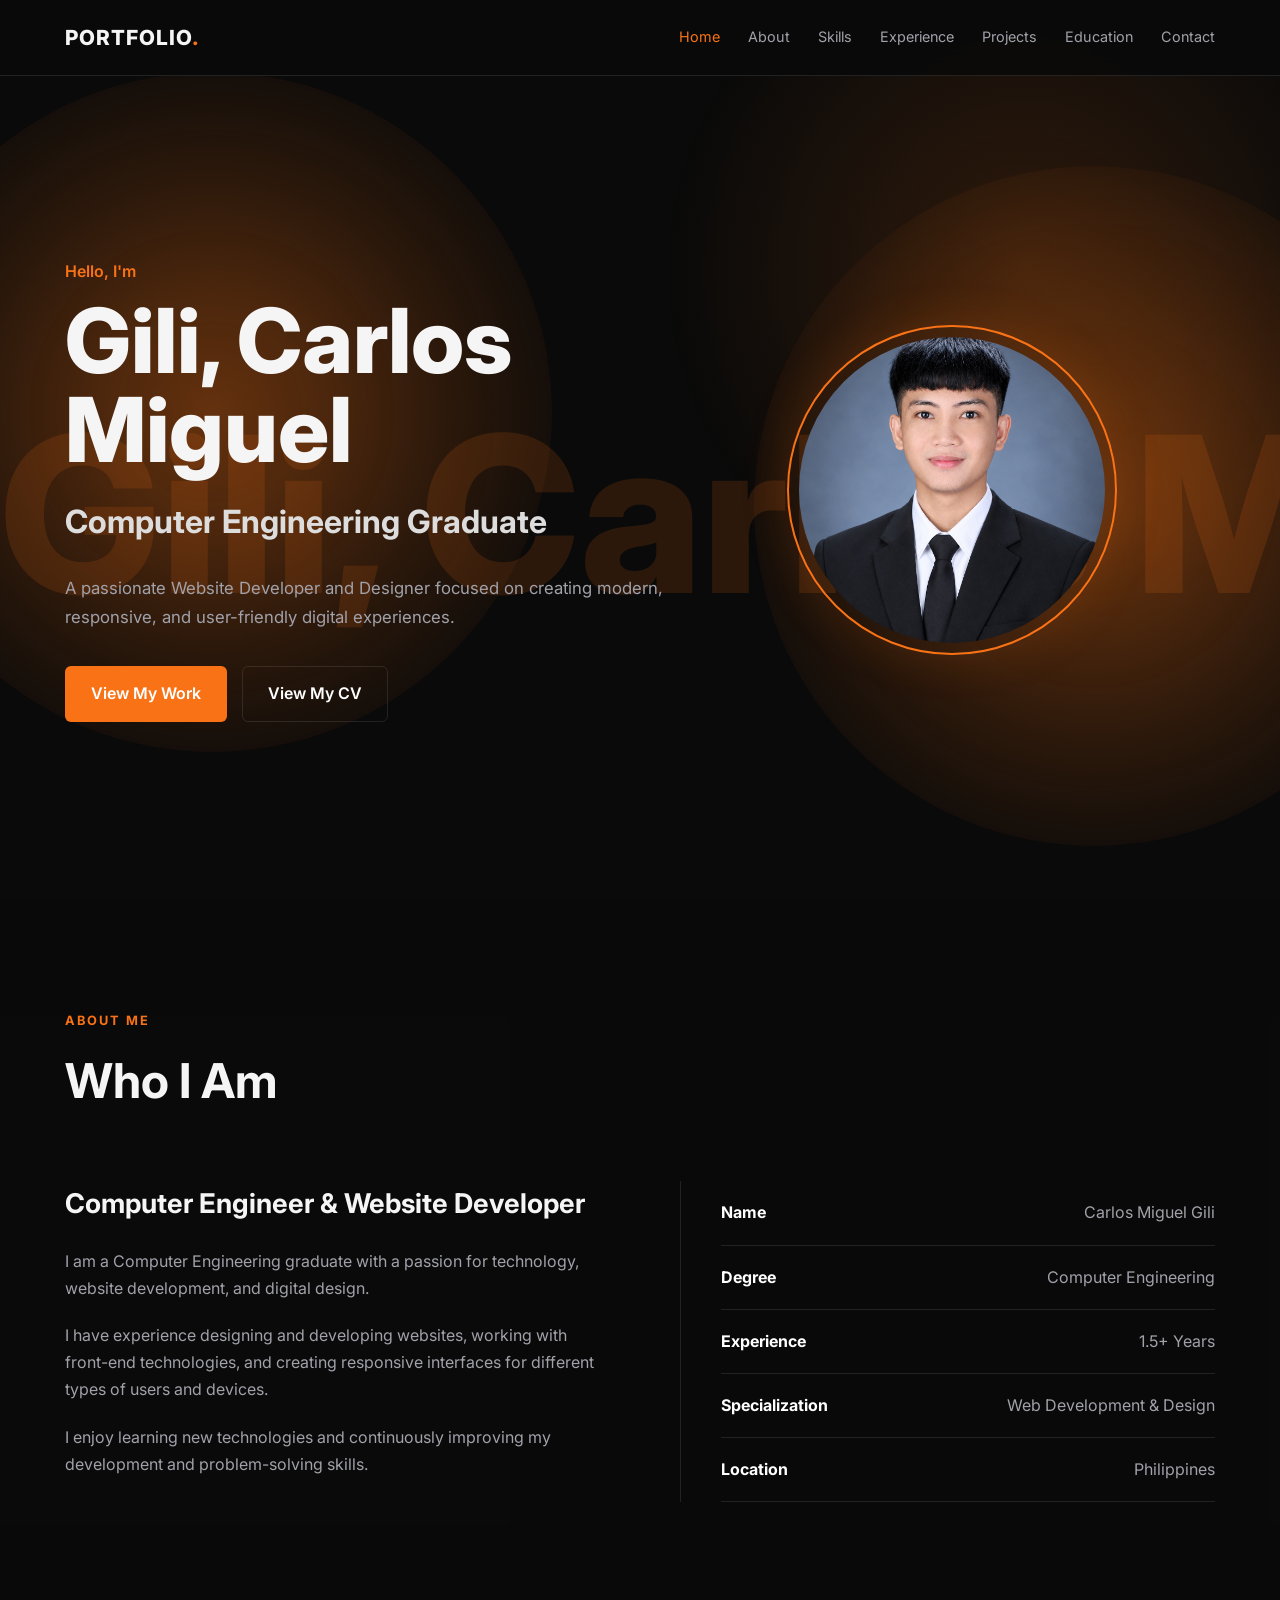
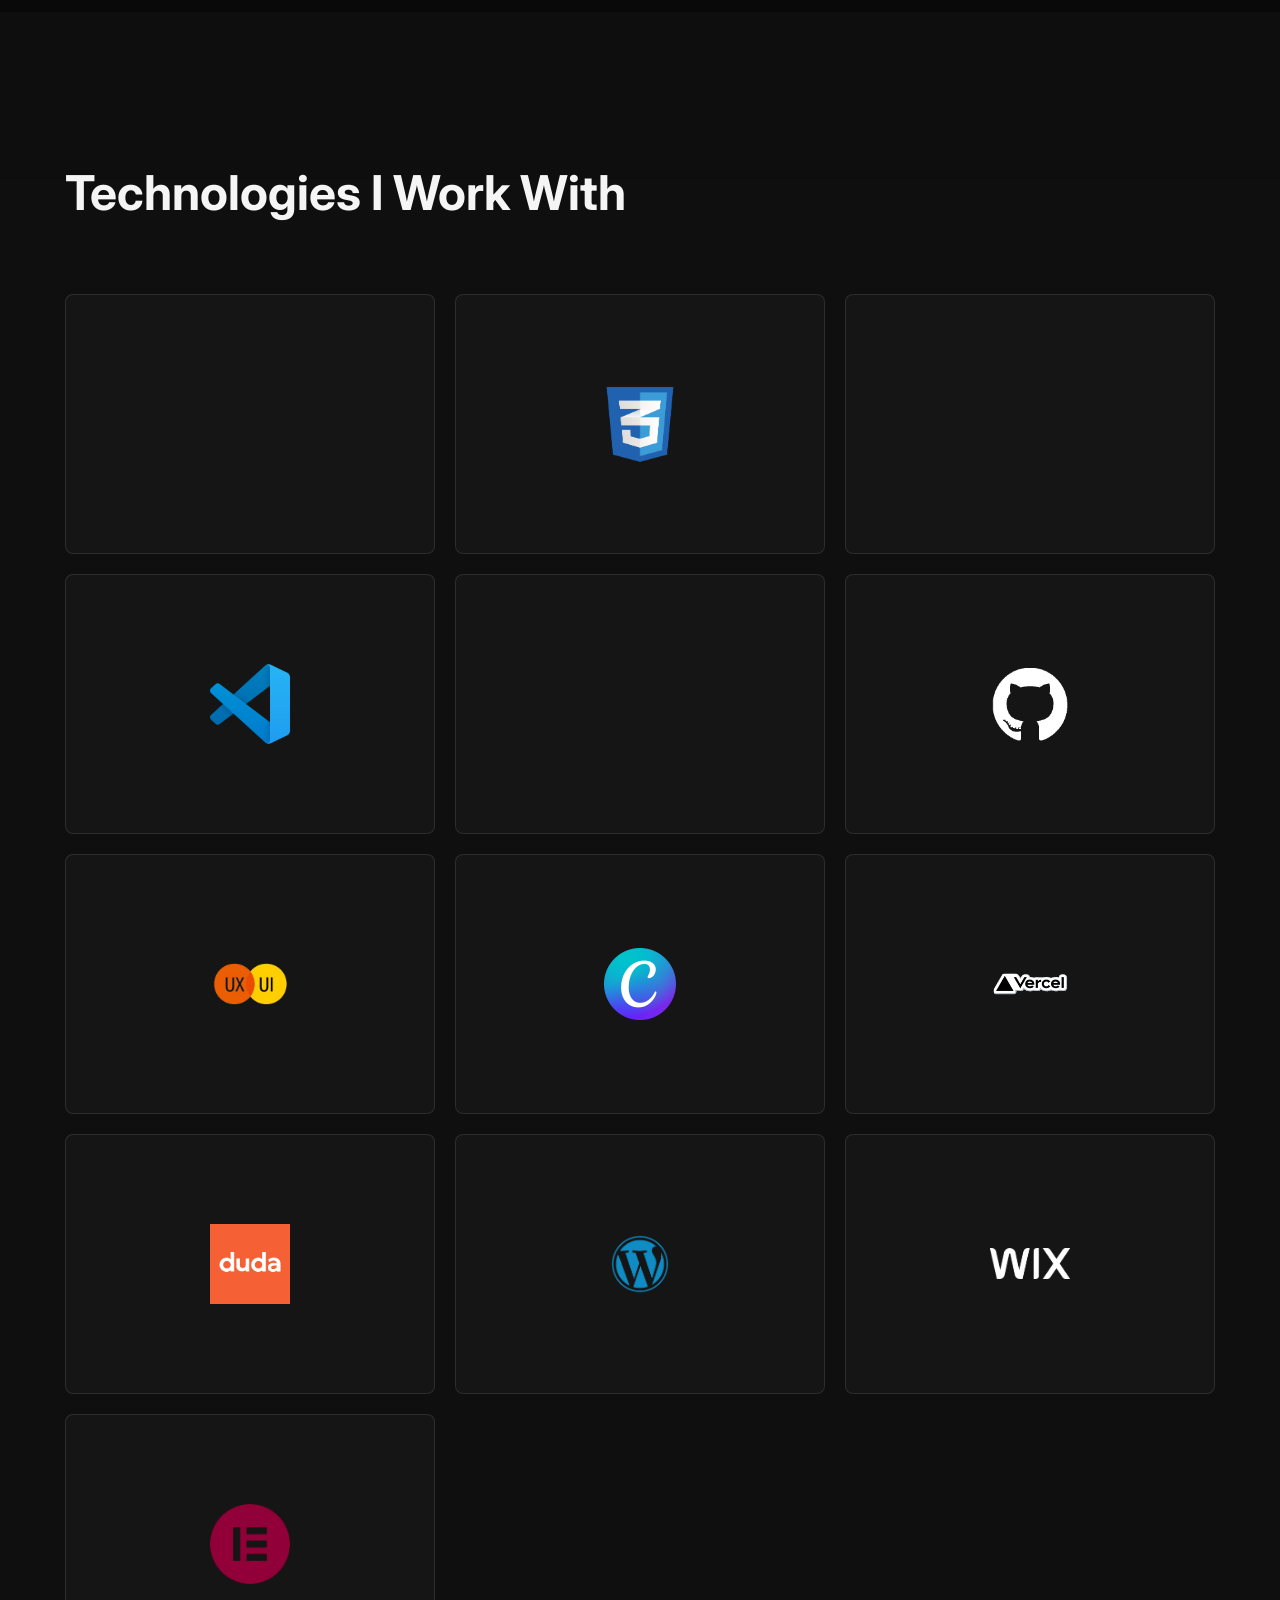
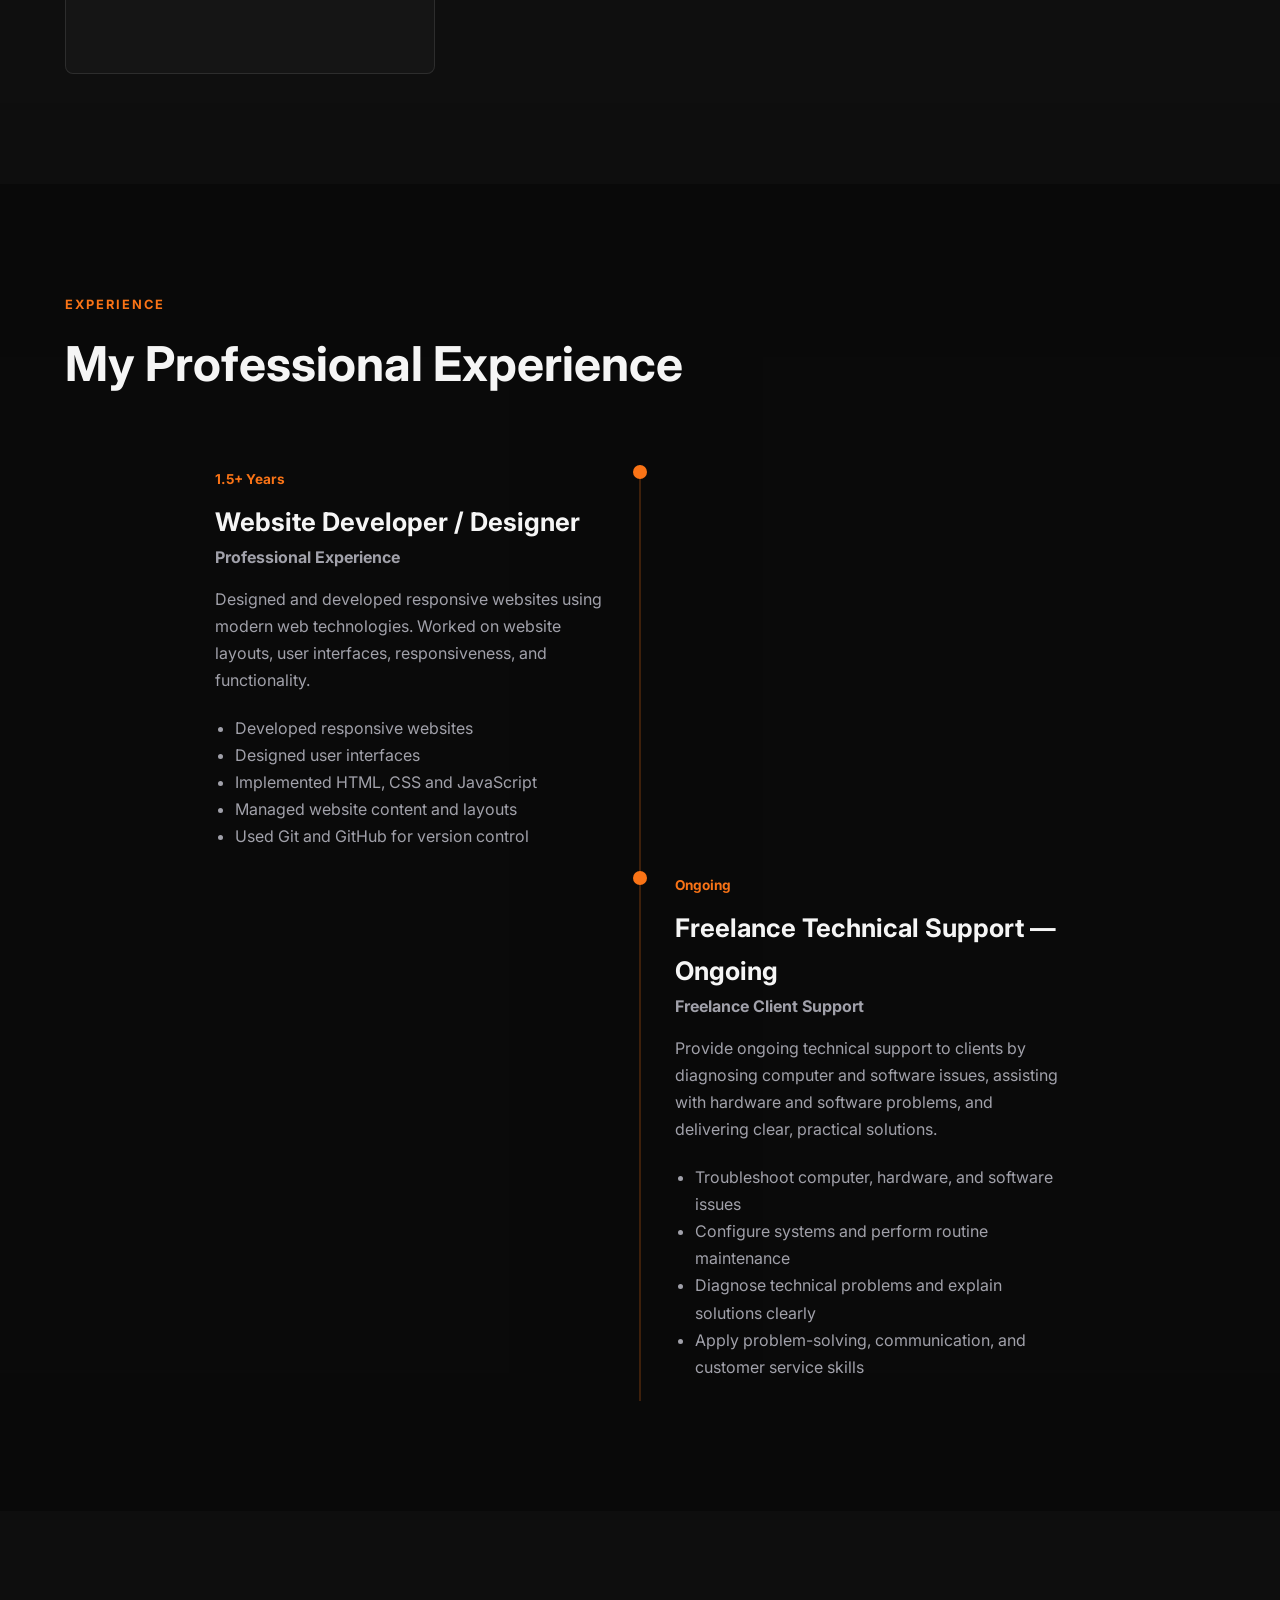
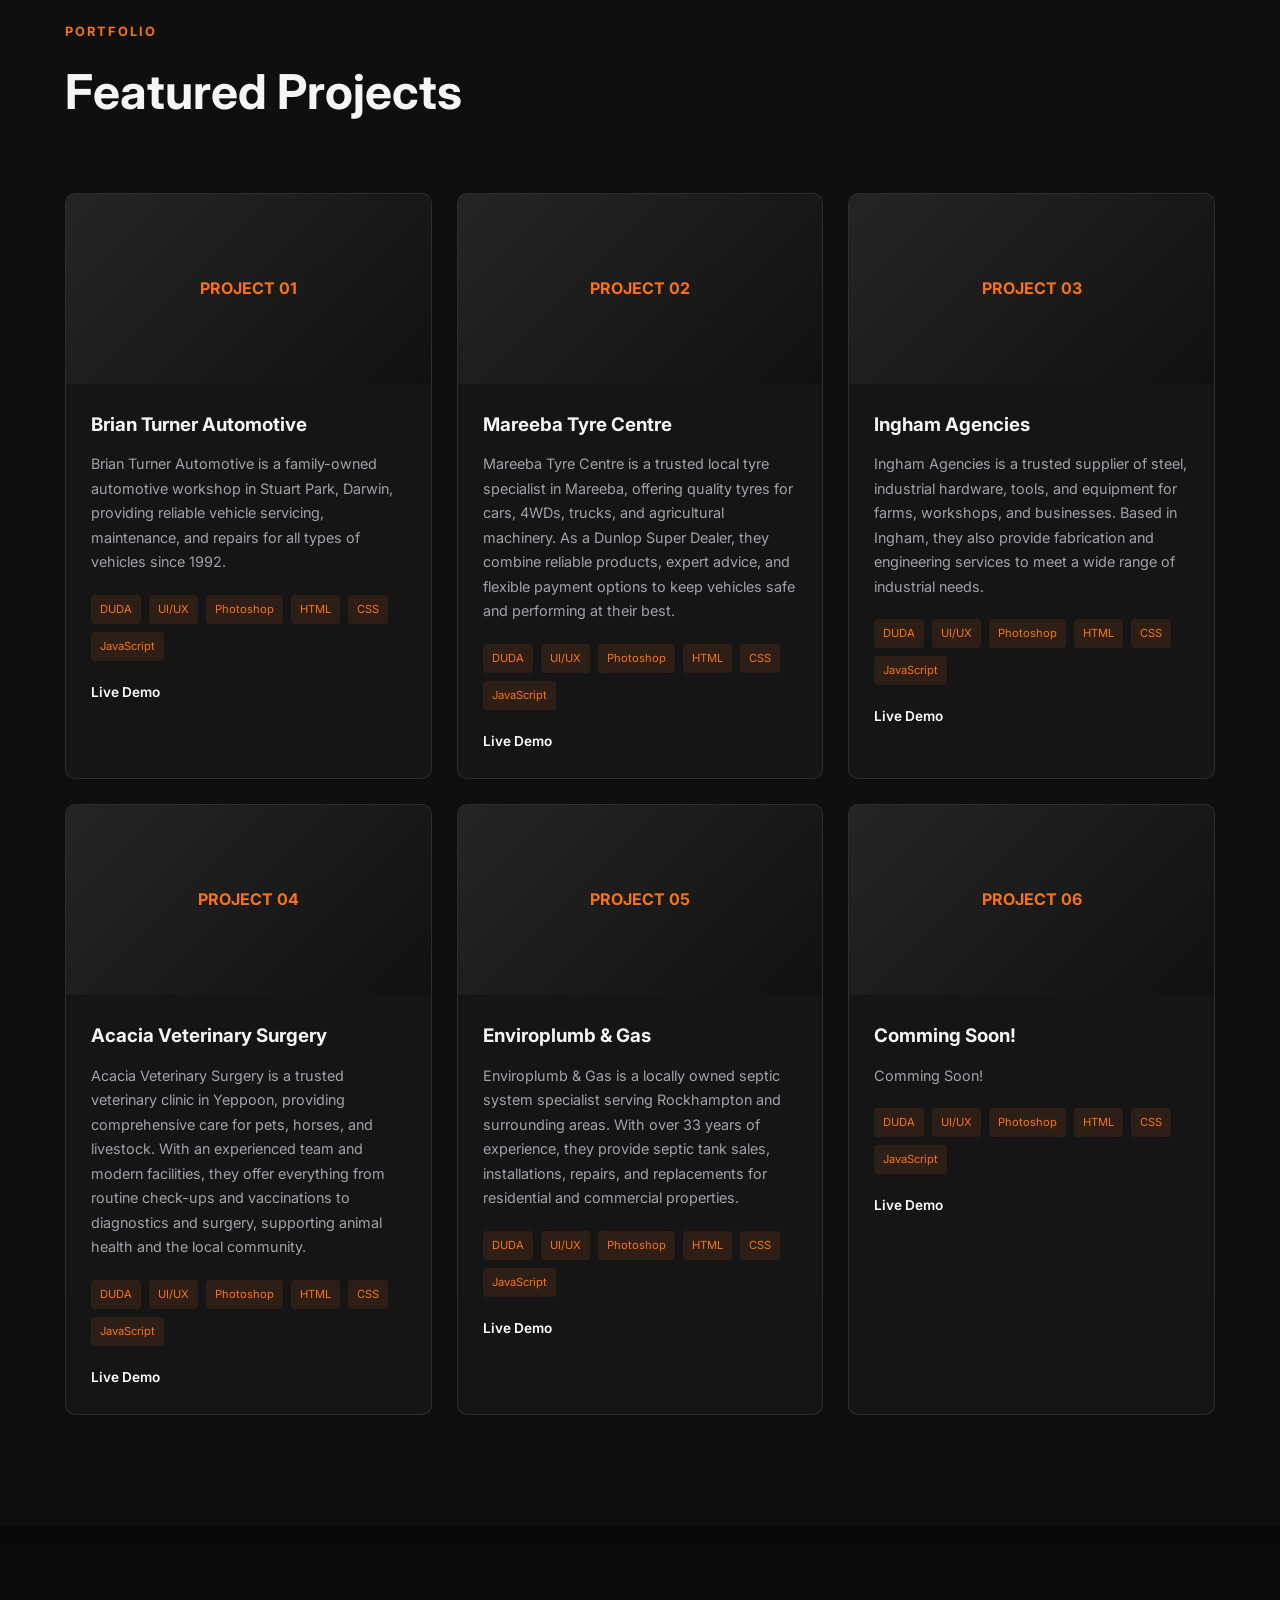
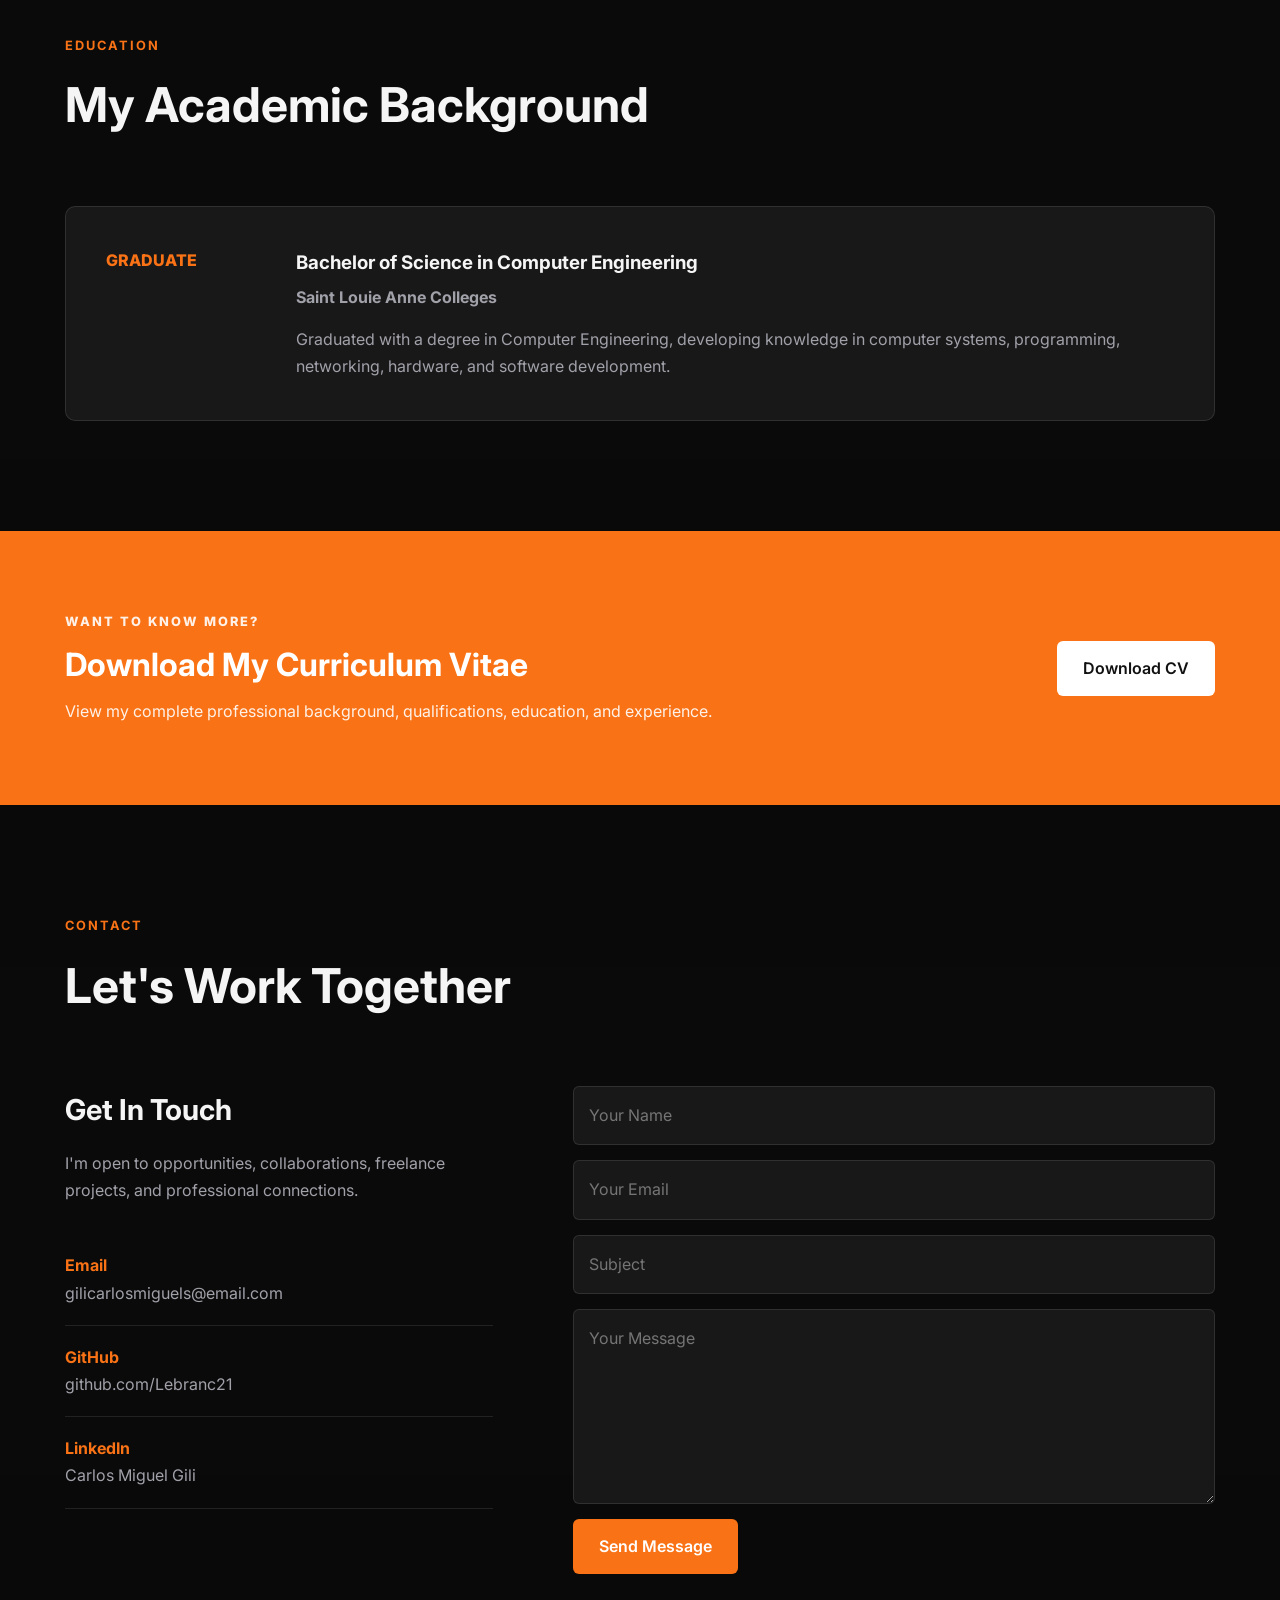
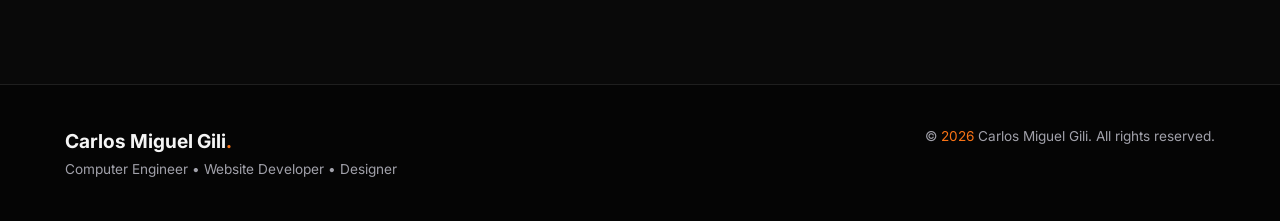
<file: index.html>
<!doctype html>
<html lang="en">
  <head>
    <meta charset="UTF-8" />
    <meta name="viewport" content="width=device-width, initial-scale=1.0" />

    <meta
      name="description"
      content="Personal CV and Portfolio of a Computer Engineering Graduate and Website Developer."
    />

    <title>Gili, Calros Miguel | Computer Engineer & Web Developer</title>

    <link rel="icon" type="image/png" href="Images/Profile.png" />
    <link rel="apple-touch-icon" href="Images/Profile.png" />

    <link rel="stylesheet" href="style.css" />

    <!-- Google Font -->
    <link rel="preconnect" href="https://fonts.googleapis.com" />
    <link rel="preconnect" href="https://fonts.gstatic.com" crossorigin />
    <link
      href="https://fonts.googleapis.com/css2?family=Inter:wght@300;400;500;600;700;800&display=swap"
      rel="stylesheet"
    />
  </head>

  <body>
    <!-- ================= NAVBAR ================= -->

    <header class="navbar">
      <div class="container nav-container">
        <a href="#home" class="logo"> PORTFOLIO<span>.</span> </a>

        <nav class="nav-menu" id="navMenu">
          <a href="#home" class="nav-link active">Home</a>
          <a href="#about" class="nav-link">About</a>
          <a href="#skills" class="nav-link">Skills</a>
          <a href="#experience" class="nav-link">Experience</a>
          <a href="#projects" class="nav-link">Projects</a>
          <a href="#education" class="nav-link">Education</a>
          <a href="#contact" class="nav-link">Contact</a>
        </nav>

        <button
          class="menu-toggle"
          id="menuToggle"
          aria-label="Open navigation"
        >
          ☰
        </button>
      </div>
    </header>

    <!-- ================= HERO ================= -->

    <main>
      <section class="hero" id="home">
        <div class="container hero-container">
          <div class="hero-content">
            <p class="hero-intro">Hello, I'm</p>

            <h1>Gili, Carlos Miguel</h1>

            <h2>Computer Engineering Graduate</h2>

            <p class="hero-description">
              A passionate Website Developer and Designer focused on creating
              modern, responsive, and user-friendly digital experiences.
            </p>

            <div class="hero-buttons">
              <a href="#projects" class="btn primary-btn"> View My Work </a>

              <a
                href="/Documents/Carlos Miguel Gili Curriculum Vitae (CV).pdf"
                class="btn secondary-btn"
                target="_blank"
              >
                View My CV
              </a>
            </div>
          </div>

          <div class="hero-image">
            <div class="profile-circle">
              <img
                src="Images/Profile.png"
                alt="Profile photo"
                decoding="async"
                fetchpriority="high"
              />
            </div>
          </div>
        </div>
      </section>

      <!-- ================= ABOUT ================= -->

      <section class="section" id="about">
        <div class="container">
          <div class="section-heading">
            <p>ABOUT ME</p>

            <h2>Who I Am</h2>
          </div>

          <div class="about-grid">
            <div class="about-text">
              <h3>Computer Engineer & Website Developer</h3>

              <p>
                I am a Computer Engineering graduate with a passion for
                technology, website development, and digital design.
              </p>

              <p>
                I have experience designing and developing websites, working
                with front-end technologies, and creating responsive interfaces
                for different types of users and devices.
              </p>

              <p>
                I enjoy learning new technologies and continuously improving my
                development and problem-solving skills.
              </p>
            </div>

            <div class="about-info">
              <div class="info-item">
                <strong>Name</strong>
                <span>Carlos Miguel Gili</span>
              </div>

              <div class="info-item">
                <strong>Degree</strong>
                <span>Computer Engineering</span>
              </div>

              <div class="info-item">
                <strong>Experience</strong>
                <span>1.5+ Years</span>
              </div>

              <div class="info-item">
                <strong>Specialization</strong>
                <span>Web Development & Design</span>
              </div>

              <div class="info-item">
                <strong>Location</strong>
                <span>Philippines</span>
              </div>
            </div>
          </div>
        </div>
      </section>

      <!-- ================= SKILLS ================= -->

      <section class="section dark-section" id="skills">
        <div class="container">
          <div class="section-heading">
            <p>MY SKILLS</p>

            <h2>Technologies I Work With</h2>
          </div>

          <div class="skills-grid">
            <button class="skill-card" type="button" aria-pressed="false">
              <div class="skill-card-inner">
                <div class="skill-card-front" aria-hidden="true">
                  <img
                    class="skill-logo"
                    src="Images/HTML.png"
                    alt="HTML logo placeholder"
                    loading="lazy"
                    decoding="async"
                  />
                </div>
                <div class="skill-card-back" aria-hidden="true">
                  <h3>HTML</h3>
                  <p>
                    Building clean, structured, and accessible web experiences
                    with strong content foundations.
                  </p>
                </div>
              </div>
            </button>

            <button class="skill-card" type="button" aria-pressed="false">
              <div class="skill-card-inner">
                <div class="skill-card-front" aria-hidden="true">
                  <img
                    class="skill-logo"
                    src="Images/CSS.png"
                    alt="CSS logo placeholder"
                    loading="lazy"
                    decoding="async"
                  />
                </div>
                <div class="skill-card-back" aria-hidden="true">
                  <h3>CSS</h3>
                  <p>
                    Styling modern interfaces with responsive layouts, smooth
                    visuals, and polished user-focused design.
                  </p>
                </div>
              </div>
            </button>

            <button class="skill-card" type="button" aria-pressed="false">
              <div class="skill-card-inner">
                <div class="skill-card-front" aria-hidden="true">
                  <img
                    class="skill-logo"
                    src="Images/JS.png"
                    alt="JavaScript logo placeholder"
                    loading="lazy"
                    decoding="async"
                  />
                </div>
                <div class="skill-card-back" aria-hidden="true">
                  <h3>JavaScript</h3>
                  <p>
                    Creating engaging interactions, dynamic functionalities, and
                    user-friendly digital experiences that feel alive.
                  </p>
                </div>
              </div>
            </button>

            <button class="skill-card" type="button" aria-pressed="false">
              <div class="skill-card-inner">
                <div class="skill-card-front" aria-hidden="true">
                  <img
                    class="skill-logo"
                    src="Images/VSCode.png"
                    alt="VS Code logo"
                    loading="lazy"
                    decoding="async"
                  />
                </div>
                <div class="skill-card-back" aria-hidden="true">
                  <h3>VS Code</h3>
                  <p>
                    Writing, debugging, and refining code efficiently in a clean
                    and productive development workflow.
                  </p>
                </div>
              </div>
            </button>

            <button class="skill-card" type="button" aria-pressed="false">
              <div class="skill-card-inner">
                <div class="skill-card-front" aria-hidden="true">
                  <img
                    class="skill-logo"
                    src="Images/CMS Logo.png"
                    alt="CMS logo placeholder"
                    loading="lazy"
                    decoding="async"
                  />
                </div>
                <div class="skill-card-back" aria-hidden="true">
                  <h3>CMS</h3>
                  <p>
                    Managing content-driven websites with flexible layouts and
                    practical tools for easy updates and maintenance.
                  </p>
                </div>
              </div>
            </button>

            <button class="skill-card" type="button" aria-pressed="false">
              <div class="skill-card-inner">
                <div class="skill-card-front" aria-hidden="true">
                  <img
                    class="skill-logo"
                    src="Images/GitHub.png"
                    alt="Git and GitHub logo placeholder"
                    loading="lazy"
                    decoding="async"
                  />
                </div>
                <div class="skill-card-back" aria-hidden="true">
                  <h3>Git & GitHub</h3>
                  <p>
                    Collaborating smoothly, tracking project progress, and
                    keeping code organized with version control best practices.
                  </p>
                </div>
              </div>
            </button>

            <button class="skill-card" type="button" aria-pressed="false">
              <div class="skill-card-inner">
                <div class="skill-card-front" aria-hidden="true">
                  <img
                    class="skill-logo"
                    src="Images/UI_UX.png"
                    alt="UI/UX logo placeholder"
                    loading="lazy"
                    decoding="async"
                  />
                </div>
                <div class="skill-card-back" aria-hidden="true">
                  <h3>UI/UX Design</h3>
                  <p>
                    Designing intuitive, visually appealing interfaces that make
                    every user interaction feel simple and enjoyable.
                  </p>
                </div>
              </div>
            </button>

            <button class="skill-card" type="button" aria-pressed="false">
              <div class="skill-card-inner">
                <div class="skill-card-front" aria-hidden="true">
                  <img
                    class="skill-logo"
                    src="Images/Canva.png"
                    alt="Canva logo"
                    loading="lazy"
                    decoding="async"
                  />
                </div>
                <div class="skill-card-back" aria-hidden="true">
                  <h3>Canva</h3>
                  <p>
                    Crafting eye-catching graphics, branded visuals, and clean
                    presentation layouts that stand out and communicate clearly.
                  </p>
                </div>
              </div>
            </button>
            <button class="skill-card" type="button" aria-pressed="false">
              <div class="skill-card-inner">
                <div class="skill-card-front" aria-hidden="true">
                  <img
                    class="skill-logo"
                    src="Images/Vercel.png"
                    alt="Vercel logo"
                    loading="lazy"
                    decoding="async"
                  />
                </div>
                <div class="skill-card-back" aria-hidden="true">
                  <h3>Vercel</h3>
                  <p>
                    Deploying websites with streamlined workflows, fast
                    performance, and reliable hosting for modern projects.
                  </p>
                </div>
              </div>
            </button>
            <button class="skill-card" type="button" aria-pressed="false">
              <div class="skill-card-inner">
                <div class="skill-card-front" aria-hidden="true">
                  <img
                    class="skill-logo"
                    src="Images/Duda.png"
                    alt="DUDA logo"
                    loading="lazy"
                    decoding="async"
                  />
                </div>
                <div class="skill-card-back" aria-hidden="true">
                  <h3>DUDA</h3>
                  <p>
                    Duda is a website builder that helps users create
                    responsive, professional websites using drag-and-drop tools
                    and customizable templates without extensive coding.
                  </p>
                </div>
              </div>
            </button>
            <button class="skill-card" type="button" aria-pressed="false">
              <div class="skill-card-inner">
                <div class="skill-card-front" aria-hidden="true">
                  <img
                    class="skill-logo"
                    src="Images/WordPress.png"
                    alt="WordPress logo"
                    loading="lazy"
                    decoding="async"
                  />
                </div>
                <div class="skill-card-back" aria-hidden="true">
                  <h3>WordPress</h3>
                  <p>
                    A content management system (CMS) used to create and manage
                    websites, blogs, and online stores with customizable themes
                    and plugins.
                  </p>
                </div>
              </div>
            </button>
            <button class="skill-card" type="button" aria-pressed="false">
              <div class="skill-card-inner">
                <div class="skill-card-front" aria-hidden="true">
                  <img
                    class="skill-logo"
                    src="Images/WIX.png"
                    alt="WIX logo"
                    loading="lazy"
                    decoding="async"
                  />
                </div>
                <div class="skill-card-back" aria-hidden="true">
                  <h3>WIX</h3>
                  <p>
                    A website builder that allows users to create professional
                    websites using drag-and-drop tools and customizable
                    templates.
                  </p>
                </div>
              </div>
            </button>
            <button class="skill-card" type="button" aria-pressed="false">
              <div class="skill-card-inner">
                <div class="skill-card-front" aria-hidden="true">
                  <img
                    class="skill-logo"
                    src="Images/Elementor.png"
                    alt="Elementor logo"
                    loading="lazy"
                    decoding="async"
                  />
                </div>
                <div class="skill-card-back" aria-hidden="true">
                  <h3>Elementor</h3>
                  <p>
                    A WordPress page builder that enables users to design and
                    customize website layouts visually without extensive coding.
                  </p>
                </div>
              </div>
            </button>
          </div>
        </div>
      </section>

      <!-- ================= EXPERIENCE ================= -->

      <section class="section" id="experience">
        <div class="container">
          <div class="section-heading">
            <p>EXPERIENCE</p>

            <h2>My Professional Experience</h2>
          </div>

          <div class="timeline">
            <div class="timeline-item">
              <div class="timeline-dot"></div>

              <div class="timeline-content">
                <span class="timeline-date"> 1.5+ Years </span>

                <h3>Website Developer / Designer</h3>

                <h4>Professional Experience</h4>

                <p>
                  Designed and developed responsive websites using modern web
                  technologies. Worked on website layouts, user interfaces,
                  responsiveness, and functionality.
                </p>

                <ul>
                  <li>Developed responsive websites</li>

                  <li>Designed user interfaces</li>

                  <li>Implemented HTML, CSS and JavaScript</li>

                  <li>Managed website content and layouts</li>

                  <li>Used Git and GitHub for version control</li>
                </ul>
              </div>
            </div>

            <div class="timeline-item">
              <div class="timeline-dot"></div>

              <div class="timeline-content">
                <span class="timeline-date">Ongoing</span>

                <h3>Freelance Technical Support — Ongoing</h3>

                <h4>Freelance Client Support</h4>

                <p>
                  Provide ongoing technical support to clients by diagnosing
                  computer and software issues, assisting with hardware and
                  software problems, and delivering clear, practical solutions.
                </p>

                <ul>
                  <li>Troubleshoot computer, hardware, and software issues</li>

                  <li>Configure systems and perform routine maintenance</li>

                  <li>
                    Diagnose technical problems and explain solutions clearly
                  </li>

                  <li>
                    Apply problem-solving, communication, and customer service
                    skills
                  </li>
                </ul>
              </div>
            </div>
          </div>
        </div>
      </section>

      <!-- ================= PROJECTS ================= -->

      <section class="section dark-section" id="projects">
        <div class="container">
          <div class="section-heading">
            <p>PORTFOLIO</p>

            <h2>Featured Projects</h2>
          </div>

          <div class="projects-grid">
            <!-- PROJECT 1 -->

            <article class="project-card">
              <div class="project-image">
                <span> PROJECT 01 </span>
              </div>

              <div class="project-content">
                <h3>Brian Turner Automotive</h3>

                <p>
                  Brian Turner Automotive is a family-owned automotive workshop
                  in Stuart Park, Darwin, providing reliable vehicle servicing,
                  maintenance, and repairs for all types of vehicles since 1992.
                </p>

                <div class="project-tags">
                  <span>DUDA</span>
                  <span>UI/UX</span>
                  <span>Photoshop</span>
                  <span>HTML</span>
                  <span>CSS</span>
                  <span>JavaScript</span>
                </div>

                <div class="project-links">
                  <a href="https://www.btautos.com.au/" target="_blank">
                    Live Demo
                  </a>
                </div>
              </div>
            </article>

            <!-- PROJECT 2 -->

            <article class="project-card">
              <div class="project-image">
                <span> PROJECT 02 </span>
              </div>

              <div class="project-content">
                <h3>Mareeba Tyre Centre</h3>

                <p>
                  Mareeba Tyre Centre is a trusted local tyre specialist in
                  Mareeba, offering quality tyres for cars, 4WDs, trucks, and
                  agricultural machinery. As a Dunlop Super Dealer, they combine
                  reliable products, expert advice, and flexible payment options
                  to keep vehicles safe and performing at their best.
                </p>

                <div class="project-tags">
                  <span>DUDA</span>
                  <span>UI/UX</span>
                  <span>Photoshop</span>
                  <span>HTML</span>
                  <span>CSS</span>
                  <span>JavaScript</span>
                </div>

                <div class="project-links">
                  <a
                    href="https://www.mareebatyrecentre.com.au/"
                    target="_blank"
                  >
                    Live Demo
                  </a>
                </div>
              </div>
            </article>

            <!-- PROJECT 3 -->

            <article class="project-card">
              <div class="project-image">
                <span> PROJECT 03 </span>
              </div>

              <div class="project-content">
                <h3>Ingham Agencies</h3>

                <p>
                  Ingham Agencies is a trusted supplier of steel, industrial
                  hardware, tools, and equipment for farms, workshops, and
                  businesses. Based in Ingham, they also provide fabrication and
                  engineering services to meet a wide range of industrial needs.
                </p>

                <div class="project-tags">
                  <span>DUDA</span>
                  <span>UI/UX</span>
                  <span>Photoshop</span>
                  <span>HTML</span>
                  <span>CSS</span>
                  <span>JavaScript</span>
                </div>

                <div class="project-links">
                  <a href="https://www.inghamagencies.com.au/" target="_blank">
                    Live Demo
                  </a>
                </div>
              </div>
            </article>

            <!-- PROJECT 4 -->

            <article class="project-card">
              <div class="project-image">
                <span> PROJECT 04 </span>
              </div>

              <div class="project-content">
                <h3>Acacia Veterinary Surgery</h3>

                <p>
                  Acacia Veterinary Surgery is a trusted veterinary clinic in
                  Yeppoon, providing comprehensive care for pets, horses, and
                  livestock. With an experienced team and modern facilities,
                  they offer everything from routine check-ups and vaccinations
                  to diagnostics and surgery, supporting animal health and the
                  local community.
                </p>

                <div class="project-tags">
                  <span>DUDA</span>
                  <span>UI/UX</span>
                  <span>Photoshop</span>
                  <span>HTML</span>
                  <span>CSS</span>
                  <span>JavaScript</span>
                </div>

                <div class="project-links">
                  <a href="https://www.acaciavet.com.au/" target="_blank">
                    Live Demo
                  </a>
                </div>
              </div>
            </article>

            <!-- PROJECT 5 -->

            <article class="project-card">
              <div class="project-image">
                <span> PROJECT 05 </span>
              </div>

              <div class="project-content">
                <h3>Enviroplumb & Gas</h3>

                <p>
                  Enviroplumb & Gas is a locally owned septic system specialist
                  serving Rockhampton and surrounding areas. With over 33 years
                  of experience, they provide septic tank sales, installations,
                  repairs, and replacements for residential and commercial
                  properties.
                </p>

                <div class="project-tags">
                  <span>DUDA</span>
                  <span>UI/UX</span>
                  <span>Photoshop</span>
                  <span>HTML</span>
                  <span>CSS</span>
                  <span>JavaScript</span>
                </div>

                <div class="project-links">
                  <a href="https://www.enviroplumb.net.au/" target="_blank">
                    Live Demo
                  </a>
                </div>
              </div>
            </article>

            <!-- PROJECT 6 -->

            <article class="project-card">
              <div class="project-image">
                <span> PROJECT 06 </span>
              </div>

              <div class="project-content">
                <h3>Comming Soon!</h3>

                <p>Comming Soon!</p>

                <div class="project-tags">
                  <span>DUDA</span>
                  <span>UI/UX</span>
                  <span>Photoshop</span>
                  <span>HTML</span>
                  <span>CSS</span>
                  <span>JavaScript</span>
                </div>

                <div class="project-links">
                  <a href="#" target="_blank"> Live Demo </a>
                </div>
              </div>
            </article>
          </div>
        </div>
      </section>

      <!-- ================= EDUCATION ================= -->

      <section class="section" id="education">
        <div class="container">
          <div class="section-heading">
            <p>EDUCATION</p>

            <h2>My Academic Background</h2>
          </div>

          <div class="education-card">
            <div class="education-year">GRADUATE</div>

            <div>
              <h3>Bachelor of Science in Computer Engineering</h3>

              <h4>Saint Louie Anne Colleges</h4>

              <p>
                Graduated with a degree in Computer Engineering, developing
                knowledge in computer systems, programming, networking,
                hardware, and software development.
              </p>
            </div>
          </div>
        </div>
      </section>

      <!-- ================= CV ================= -->

      <section class="cv-section">
        <div class="container cv-container">
          <div>
            <p class="cv-label">WANT TO KNOW MORE?</p>

            <h2>Download My Curriculum Vitae</h2>

            <p>
              View my complete professional background, qualifications,
              education, and experience.
            </p>
          </div>

          <a
            href="/Documents/Carlos Miguel Gili Curriculum Vitae (CV).pdf"
            class="btn primary-btn"
            download
          >
            Download CV
          </a>
        </div>
      </section>

      <!-- ================= CONTACT ================= -->

      <section class="section" id="contact">
        <div class="container">
          <div class="section-heading">
            <p>CONTACT</p>

            <h2>Let's Work Together</h2>
          </div>

          <div class="contact-grid">
            <div class="contact-info">
              <h3>Get In Touch</h3>

              <p>
                I'm open to opportunities, collaborations, freelance projects,
                and professional connections.
              </p>

              <div class="contact-item">
                <strong>Email</strong>

                <a href="mailto:gilicarlosmiguels@email.com">
                  gilicarlosmiguels@email.com
                </a>
              </div>

              <div class="contact-item">
                <strong>GitHub</strong>

                <a href="https://github.com/LeBlanc21" target="_blank">
                  github.com/Lebranc21
                </a>
              </div>

              <div class="contact-item">
                <strong>LinkedIn</strong>

                <a
                  href="https://www.linkedin.com/in/carlos-miguel-gili-450a3434a/"
                  target="_blank"
                >
                  Carlos Miguel Gili
                </a>
              </div>
            </div>

            <form
              class="contact-form"
              id="contactForm"
              action="https://formsubmit.co/gilicarlosmiguels@gmail.com"
              method="POST"
            >
              <input type="hidden" name="_template" value="table" />

              <input type="text" name="name" placeholder="Your Name" required />

              <input
                type="email"
                name="email"
                placeholder="Your Email"
                required
              />

              <input
                type="text"
                name="_subject"
                placeholder="Subject"
                required
              />

              <textarea
                name="message"
                placeholder="Your Message"
                rows="6"
                required
              ></textarea>

              <button type="submit" class="btn primary-btn">
                Send Message
              </button>
            </form>
          </div>
        </div>
      </section>
    </main>

    <!-- ================= FOOTER ================= -->

    <footer>
      <div class="container footer-container">
        <div>
          <h3>Carlos Miguel Gili<span>.</span></h3>

          <p>Computer Engineer • Website Developer • Designer</p>
        </div>

        <p>
          © <span id="year"></span> Carlos Miguel Gili. All rights reserved.
        </p>
      </div>
    </footer>

    <!-- ================= BACK TO TOP ================= -->

    <button id="backToTop" class="back-to-top" aria-label="Back to top">
      ↑
    </button>

    <script src="script.js"></script>
  </body>
</html>
</file>
<file: style.css>
/* =========================
   RESET
========================= */

* {
  margin: 0;
  padding: 0;
  box-sizing: border-box;
}

html {
  scroll-behavior: smooth;
}

body {
  position: relative;
  font-family: "Inter", sans-serif;
  background: #0a0a0a;
  color: #f5f5f5;
  line-height: 1.7;
  overflow-x: hidden;
  isolation: isolate;
}

body::before,
body::after {
  content: "";
  position: fixed;
  width: 680px;
  height: 680px;
  border-radius: 50%;
  background: radial-gradient(
    circle,
    rgba(249, 115, 22, 0.38) 0%,
    rgba(249, 115, 22, 0.28) 24%,
    rgba(249, 115, 22, 0.15) 48%,
    rgba(249, 115, 22, 0.06) 68%,
    transparent 82%
  );
  z-index: 0;
  pointer-events: none;
  animation: glowFloat 16s ease-in-out infinite alternate;
  will-change: transform;
}

main,
footer {
  position: relative;
  z-index: 1;
}

body::before {
  top: 8%;
  left: -10%;
}

body::after {
  right: -12%;
  bottom: 6%;
  animation-name: glowFloatReverse;
  animation-delay: 2s;
}

@keyframes glowFloat {
  0% {
    transform: translate3d(-8vw, -5vh, 0) scale(0.82);
  }
  50% {
    transform: translate3d(12vw, 12vh, 0) scale(1.15);
  }
  100% {
    transform: translate3d(24vw, -8vh, 0) scale(0.95);
  }
}

@keyframes glowFloatReverse {
  0% {
    transform: translate3d(10vw, 8vh, 0) scale(1);
  }
  50% {
    transform: translate3d(-14vw, -10vh, 0) scale(0.8);
  }
  100% {
    transform: translate3d(-22vw, 10vh, 0) scale(1.15);
  }
}

@media (prefers-reduced-motion: reduce) {
  body::before,
  body::after,
  .hero::before {
    animation: none;
  }
}

a {
  color: inherit;
  text-decoration: none;
}

img {
  max-width: 100%;
  display: block;
}

button,
input,
textarea {
  font: inherit;
}

/* =========================
   VARIABLES
========================= */

:root {
  --orange: #f97316;
  --orange-light: #fb923c;

  --black: #0a0a0a;
  --dark: #111111;
  --dark-2: #181818;

  --white: #ffffff;
  --gray: #a1a1aa;
  --border: rgba(255, 255, 255, 0.1);

  --container: 1150px;
}

/* =========================
   CONTAINER
========================= */

.container {
  width: min(90%, var(--container));
  margin: auto;
}

/* =========================
   NAVBAR
========================= */

.navbar {
  position: fixed;

  top: 0;
  left: 0;

  width: 100%;

  z-index: 1000;

  background: rgba(10, 10, 10, 0.88);

  backdrop-filter: blur(12px);

  border-bottom: 1px solid var(--border);
}

.nav-container {
  min-height: 75px;

  display: flex;

  align-items: center;

  justify-content: space-between;
}

.logo {
  font-size: 1.3rem;

  font-weight: 800;

  letter-spacing: 1px;
}

.logo span,
footer span {
  color: var(--orange);
}

.nav-menu {
  display: flex;

  gap: 28px;
}

.nav-link {
  color: var(--gray);

  font-size: 0.9rem;

  transition: 0.3s;
}

.nav-link:hover,
.nav-link.active {
  color: var(--orange);
}

.menu-toggle {
  display: none;

  background: none;

  border: none;

  color: white;

  font-size: 1.8rem;

  cursor: pointer;
}

/* =========================
   HERO
========================= */

.hero {
  min-height: 100vh;

  display: flex;

  align-items: center;

  position: relative;

  overflow: hidden;

  background: radial-gradient(
    circle at 80% 30%,
    rgba(249, 115, 22, 0.16),
    transparent 30%
  );
}

.hero::before {
  content: "Gili, Carlos Miguel";
  position: absolute;
  top: 45%;
  left: 0;
  z-index: 0;
  color: rgba(249, 115, 22, 0.14);
  font-size: clamp(6rem, 17vw, 15rem);
  font-weight: 800;
  line-height: 1;
  white-space: nowrap;
  pointer-events: none;
  animation: heroNameSlide 24s linear infinite;
}

.hero-container {
  position: relative;
  z-index: 1;
  display: grid;

  grid-template-columns: 1.2fr 0.8fr;

  gap: 80px;

  align-items: center;

  padding-top: 80px;
}

.hero-intro {
  color: var(--orange);

  font-weight: 600;

  margin-bottom: 10px;
}

.hero h1 {
  font-size: clamp(3rem, 7vw, 6rem);

  line-height: 1;

  font-weight: 800;
}

.hero h1 span {
  color: var(--orange);
}

.hero h2 {
  margin-top: 20px;

  font-size: clamp(1.3rem, 3vw, 2rem);

  color: #ddd;
}

.hero-description {
  max-width: 650px;

  margin-top: 25px;

  color: var(--gray);

  font-size: 1.05rem;
}

.hero-buttons {
  display: flex;

  flex-wrap: wrap;

  gap: 15px;

  margin-top: 35px;
}

.btn {
  display: inline-flex;

  align-items: center;

  justify-content: center;

  padding: 13px 25px;

  border-radius: 6px;

  font-weight: 600;

  cursor: pointer;

  border: 1px solid transparent;

  transition:
    transform 0.2s ease,
    filter 0.2s ease,
    background 0.2s ease,
    border-color 0.2s ease,
    color 0.2s ease;
}

button:not(.skill-card),
.btn {
  transition:
    transform 0.2s ease,
    filter 0.2s ease,
    background 0.2s ease,
    border-color 0.2s ease,
    color 0.2s ease;
}

button:not(.skill-card):hover,
.btn:hover {
  transform: translateY(-2px);

  filter: brightness(1.08);
}

button:not(.skill-card):active,
.btn:active {
  transform: translateY(0) scale(0.98);
}

.primary-btn {
  background: var(--orange);

  color: white;
}

.primary-btn:hover {
  background: var(--orange-light);

  transform: translateY(-3px);
}

.secondary-btn {
  border-color: var(--border);

  color: white;
}

.secondary-btn:hover {
  border-color: var(--orange);

  color: var(--orange);
}

.skill-logo {
  display: block;

  width: 80px;

  height: 80px;

  object-fit: contain;
}

.profile-circle {
  width: 330px;

  height: 330px;

  border-radius: 50%;

  border: 2px solid var(--orange);

  padding: 10px;

  position: relative;

  box-shadow: 0 0 50px rgba(249, 115, 22, 0.15);
}

.profile-circle img {
  width: 100%;

  height: 100%;

  object-fit: cover;

  border-radius: 50%;
}

.profile-placeholder {
  position: absolute;

  inset: 10px;

  border-radius: 50%;

  display: flex;

  align-items: center;

  justify-content: center;

  background: var(--dark-2);

  color: var(--orange);

  font-weight: 700;
}

/* =========================
   SECTIONS
========================= */

.section {
  padding: 110px 0;

  background: rgba(10, 10, 10, 0.82);
}

.dark-section {
  background: rgba(17, 17, 17, 0.82);
}

.section-heading {
  margin-bottom: 60px;
}

.section-heading p {
  color: var(--orange);

  font-weight: 700;

  letter-spacing: 2px;

  font-size: 0.8rem;

  margin-bottom: 8px;
}

.section-heading h2 {
  font-size: clamp(2rem, 5vw, 3rem);
}

/* =========================
   ABOUT
========================= */

.about-grid {
  display: grid;

  grid-template-columns: 1fr 1fr;

  gap: 80px;
}

.about-text h3 {
  font-size: 1.7rem;

  margin-bottom: 20px;
}

.about-text p {
  color: var(--gray);

  margin-bottom: 20px;
}

.about-info {
  border-left: 1px solid var(--border);

  padding-left: 40px;
}

.info-item {
  padding: 18px 0;

  border-bottom: 1px solid var(--border);

  display: flex;

  justify-content: space-between;

  gap: 20px;
}

.info-item strong {
  color: white;
}

.info-item span {
  color: var(--gray);

  text-align: right;
}

/* =========================
   SKILLS
========================= */

.skills-grid {
  display: grid;

  grid-template-columns: repeat(3, minmax(0, 1fr));

  gap: 20px;

  position: relative;

  width: 100%;
}

.skill-card {
  appearance: none;

  width: 100%;

  height: 260px;

  perspective: 1000px;

  padding: 0;

  border: 0;

  background: transparent;

  color: inherit;

  font: inherit;

  text-align: left;

  cursor: pointer;

  transition:
    transform 0.2s ease,
    box-shadow 0.2s ease;
}

.skill-card-inner {
  position: relative;

  width: 100%;

  height: 100%;

  transform-style: preserve-3d;

  transition: transform 0.8s cubic-bezier(0.2, 0.7, 0.2, 1);
}

.skill-card.is-flipped .skill-card-inner {
  transform: rotateY(180deg);
}

.skill-card:focus-visible {
  outline: 2px solid var(--orange);

  outline-offset: 4px;
}

.skill-card-front,
.skill-card-back {
  position: absolute;

  inset: 0;

  display: flex;

  align-items: center;

  justify-content: center;

  padding: 28px;

  background: #151515;

  border: 1px solid var(--border);

  border-radius: 8px;

  backface-visibility: hidden;

  -webkit-backface-visibility: hidden;

  transition: border-color 0.3s;
}

.skill-card-back {
  flex-direction: column;

  text-align: center;

  transform: rotateY(180deg);
}

@media (hover: hover) and (min-width: 901px) {
  .skill-card:hover {
    transform: translateY(-4px);

    box-shadow: 0 10px 24px rgba(0, 0, 0, 0.25);
  }
}

.skill-card.is-flipped .skill-card-front,
.skill-card.is-flipped .skill-card-back {
  border-color: var(--orange);
}

.skill-card-back h3 {
  margin-bottom: 8px;
}

.skill-card-back p {
  color: var(--gray);

  font-size: 0.9rem;
}

@media (prefers-reduced-motion: reduce) {
  button,
  .btn,
  .project-links a,
  .skill-card,
  .skill-card-inner {
    transition: none;
  }
}

.skill-icon {
  width: 104px;

  height: 104px;

  display: flex;

  align-items: center;

  justify-content: center;

  border-radius: 12px;

  background: rgba(249, 115, 22, 0.12);

  color: var(--orange);

  font-size: 1rem;

  font-weight: 800;
}

/* =========================
   EXPERIENCE
========================= */

.timeline {
  max-width: 850px;

  position: relative;

  margin: 0 auto;
}

.timeline::before,
.timeline::after {
  content: "";

  position: absolute;

  top: 0;

  left: 50%;

  width: 2px;

  transform: translateX(-50%);

  pointer-events: none;
}

.timeline::before {
  bottom: 0;

  background: rgba(249, 115, 22, 0.22);
}

.timeline::after {
  height: var(--timeline-progress, 0%);

  background: var(--orange);
}

.timeline-item {
  position: relative;

  box-sizing: border-box;

  width: 50%;

  padding-right: 35px;

  border-left: 0;
}

.timeline-item:nth-child(even) {
  margin-left: 50%;

  padding-right: 0;

  padding-left: 35px;
}

.timeline-dot {
  position: absolute;

  width: 14px;

  height: 14px;

  border-radius: 50%;

  background: var(--orange);

  left: auto;

  right: -7px;

  top: 0;
}

.timeline-item:nth-child(even) .timeline-dot {
  left: -7px;

  right: auto;
}

.timeline-content {
  padding-bottom: 20px;
}

.timeline-date {
  color: var(--orange);

  font-size: 0.85rem;

  font-weight: 700;
}

.timeline-content h3 {
  font-size: 1.6rem;

  margin-top: 8px;
}

.timeline-content h4 {
  color: var(--gray);

  margin-bottom: 15px;
}

.timeline-content p {
  color: var(--gray);
}

.timeline-content ul {
  margin-top: 20px;

  padding-left: 20px;

  color: var(--gray);
}

/* =========================
   PROJECTS
========================= */

.projects-grid {
  display: grid;

  grid-template-columns: repeat(3, 1fr);

  gap: 25px;
}

.project-card {
  background: #151515;

  border: 1px solid var(--border);

  border-radius: 10px;

  overflow: hidden;

  transition: 0.3s;
}

.project-card:hover {
  transform: translateY(-7px);

  border-color: var(--orange);
}

.project-image {
  height: 190px;

  background: linear-gradient(135deg, #252525, #111);

  display: flex;

  align-items: center;

  justify-content: center;

  color: var(--orange);

  font-weight: 700;
}

.project-content {
  padding: 25px;
}

.project-content h3 {
  margin-bottom: 12px;
}

.project-content p {
  color: var(--gray);

  font-size: 0.9rem;
}

.project-tags {
  display: flex;

  flex-wrap: wrap;

  gap: 8px;

  margin: 20px 0;
}

.project-tags span {
  padding: 5px 9px;

  border-radius: 4px;

  background: rgba(249, 115, 22, 0.1);

  color: var(--orange);

  font-size: 0.7rem;
}

.project-links {
  display: flex;

  gap: 20px;
}

.project-links a {
  color: white;

  font-size: 0.85rem;

  font-weight: 600;

  display: inline-block;

  transition:
    transform 0.2s ease,
    color 0.2s ease;
}

.project-links a:hover {
  color: var(--orange);

  transform: translateY(-2px);
}

/* =========================
   EDUCATION
========================= */

.education-card {
  display: grid;

  grid-template-columns: 150px 1fr;

  gap: 40px;

  padding: 40px;

  border: 1px solid var(--border);

  border-radius: 10px;

  background: var(--dark-2);
}

.education-year {
  color: var(--orange);

  font-weight: 800;
}

.education-card h3 {
  margin-bottom: 5px;
}

.education-card h4 {
  color: var(--gray);

  margin-bottom: 15px;
}

.education-card p {
  color: var(--gray);
}

/* =========================
   CV SECTION
========================= */

.cv-section {
  padding: 80px 0;

  background: var(--orange);

  color: white;
}

.cv-container {
  display: flex;

  justify-content: space-between;

  align-items: center;

  gap: 30px;
}

.cv-label {
  font-size: 0.8rem;

  font-weight: 800;

  letter-spacing: 2px;
}

.cv-container h2 {
  font-size: 2rem;

  margin: 5px 0;
}

.cv-container p {
  opacity: 0.9;
}

.cv-container .btn {
  background: white;

  color: #111;
}

/* =========================
   CONTACT
========================= */

.contact-grid {
  display: grid;

  grid-template-columns: 0.8fr 1.2fr;

  gap: 80px;
}

.contact-info h3 {
  font-size: 1.8rem;

  margin-bottom: 15px;
}

.contact-info > p {
  color: var(--gray);

  margin-bottom: 30px;
}

.contact-item {
  padding: 18px 0;

  border-bottom: 1px solid var(--border);

  display: flex;

  flex-direction: column;
}

.contact-item strong {
  color: var(--orange);
}

.contact-item a {
  color: var(--gray);
}

.contact-item a:hover {
  color: white;
}

.contact-form {
  display: flex;

  flex-direction: column;

  gap: 15px;
}

.contact-form input,
.contact-form textarea {
  width: 100%;

  padding: 15px;

  background: var(--dark-2);

  border: 1px solid var(--border);

  color: white;

  border-radius: 6px;

  outline: none;

  resize: vertical;
}

.contact-form input:focus,
.contact-form textarea:focus {
  border-color: var(--orange);
}

.contact-form button {
  align-self: flex-start;
}

/* =========================
   FOOTER
========================= */

footer {
  background: rgba(5, 5, 5, 0.86);

  border-top: 1px solid var(--border);

  padding: 40px 0;
}

.footer-container {
  display: flex;

  justify-content: space-between;

  gap: 30px;
}

.footer-container h3 {
  font-size: 1.2rem;
}

.footer-container p {
  color: var(--gray);

  font-size: 0.85rem;
}

/* =========================
   BACK TO TOP
========================= */

.back-to-top {
  position: fixed;

  z-index: 1001;

  right: 25px;

  bottom: 25px;

  width: 45px;

  height: 45px;

  border: none;

  border-radius: 50%;

  background: var(--orange);

  color: white;

  font-size: 1.2rem;

  cursor: pointer;

  opacity: 0;

  visibility: hidden;

  transition: 0.3s;
}

.back-to-top.show {
  opacity: 1;

  visibility: visible;
}

/* =========================
   RESPONSIVE
========================= */

@media (max-width: 900px) {
  .section {
    padding: 80px 0;
  }

  .section-heading {
    margin-bottom: 38px;
  }

  .nav-menu {
    position: absolute;

    top: 75px;

    left: 0;

    width: 100%;

    background: #0a0a0a;

    flex-direction: column;

    padding: 25px;

    display: none;

    border-bottom: 1px solid var(--border);
  }

  .nav-menu.active {
    display: flex;
  }

  .menu-toggle {
    display: block;
  }

  .hero-container {
    grid-template-columns: 1fr;

    gap: 36px;

    text-align: center;
  }

  .hero-image {
    order: -1;

    display: flex;

    justify-content: center;
  }

  .hero-description {
    margin-right: auto;

    margin-left: auto;
  }

  .hero-buttons,
  .social-links {
    justify-content: center;
  }

  .about-grid,
  .contact-grid {
    grid-template-columns: 1fr;

    gap: 40px;
  }

  .about-info {
    border-left: none;

    padding-left: 0;
  }

  .skills-grid,
  .projects-grid {
    display: flex;

    gap: 18px;

    overflow-x: auto;

    overscroll-behavior-x: contain;

    scroll-snap-type: x mandatory;

    scrollbar-width: thin;

    scrollbar-color: var(--orange) rgba(255, 255, 255, 0.1);

    padding: 4px 4px 16px;
  }

  .skill-card {
    flex: 0 0 clamp(260px, 42vw, 340px);

    scroll-snap-align: start;
  }

  .project-card {
    flex: 0 0 clamp(280px, 48vw, 420px);

    scroll-snap-align: start;
  }

  .skills-grid::-webkit-scrollbar,
  .projects-grid::-webkit-scrollbar {
    height: 6px;
  }

  .skills-grid::-webkit-scrollbar-thumb,
  .projects-grid::-webkit-scrollbar-thumb {
    border-radius: 6px;

    background: var(--orange);
  }
}

@media (max-width: 600px) {
  .section {
    padding: 58px 0;
  }

  .section-heading {
    margin-bottom: 28px;
  }

  .hero {
    min-height: auto;

    padding-bottom: 38px;
  }

  .hero-container {
    gap: 24px;

    padding-top: 96px;
  }

  .hero h1 {
    font-size: 2.5rem;
  }

  .hero h2 {
    margin-top: 14px;

    font-size: 1.25rem;
  }

  .hero-description {
    margin-top: 18px;

    font-size: 0.95rem;
  }

  .hero-buttons {
    margin-top: 24px;

    gap: 10px;
  }

  .profile-circle {
    width: 210px;

    height: 210px;
  }

  .skills-grid,
  .projects-grid {
    gap: 14px;
  }

  .skill-card {
    flex-basis: min(78vw, 320px);

    height: 230px;
  }

  .project-card {
    flex-basis: min(82vw, 340px);
  }

  .project-image {
    height: 160px;
  }

  .project-content {
    padding: 20px;
  }

  .timeline::before,
  .timeline::after {
    left: 0;

    transform: none;
  }

  .timeline-item,
  .timeline-item:nth-child(even) {
    width: 100%;

    margin-left: 0;

    padding-right: 0;

    padding-left: 35px;
  }

  .timeline-dot,
  .timeline-item:nth-child(even) .timeline-dot {
    left: -8px;

    right: auto;
  }

  .education-card {
    grid-template-columns: 1fr;

    gap: 12px;

    padding: 24px;
  }

  .cv-section {
    padding: 56px 0;
  }

  .cv-container {
    flex-direction: column;

    align-items: flex-start;
  }

  .footer-container {
    flex-direction: column;
  }

  .info-item {
    flex-direction: column;

    gap: 4px;
  }

  .info-item span {
    text-align: left;
  }
}

@keyframes heroNameSlide {
  from {
    transform: translate3d(100vw, 0, 0);
  }
  to {
    transform: translate3d(calc(-100% - 100vw), 0, 0);
  }
}

/* =========================
   MOTION & INTERACTION
========================= */

html.motion-ready .scroll-reveal,
html.motion-ready .page-enter {
  opacity: 0;
  transform: translate3d(0, 24px, 0);
  transition:
    opacity 900ms cubic-bezier(0.22, 1, 0.36, 1),
    transform 900ms cubic-bezier(0.22, 1, 0.36, 1);
  transition-delay: var(--reveal-delay, var(--entrance-delay, 0ms));
  will-change: opacity, transform;
}

html.motion-ready .navbar .page-enter,
html.motion-ready .hero-image.page-enter {
  transform: translate3d(0, 18px, 0);
}

html.motion-ready .hero-image.page-enter {
  transform: translate3d(20px, 0, 0) scale(0.97);
}

html.motion-ready .scroll-reveal.is-visible,
html.motion-ready .page-enter.is-visible {
  opacity: 1;
  transform: translate3d(0, 0, 0) scale(1);
  will-change: auto;
}

.nav-link,
.contact-item a,
.logo,
.project-image span {
  transition:
    color 320ms ease,
    letter-spacing 450ms cubic-bezier(0.22, 1, 0.36, 1);
}

.project-card {
  transition:
    transform 550ms cubic-bezier(0.22, 1, 0.36, 1),
    border-color 420ms ease,
    box-shadow 550ms ease;
}

.project-image span {
  display: inline-block;
}

.project-card:hover {
  box-shadow: 0 16px 36px rgba(0, 0, 0, 0.24);
}

.project-card:hover .project-image span {
  letter-spacing: 0.08em;
  transform: scale(1.04);
}

.profile-circle img {
  transition: transform 800ms cubic-bezier(0.22, 1, 0.36, 1);
}

.profile-circle:hover img {
  transform: scale(1.035);
}

.nav-link:focus-visible,
.contact-item a:focus-visible,
.logo:focus-visible,
.menu-toggle:focus-visible,
.btn:focus-visible,
.project-links a:focus-visible,
.back-to-top:focus-visible {
  outline: 2px solid var(--orange-light);
  outline-offset: 4px;
}

@media (prefers-reduced-motion: reduce) {
  html {
    scroll-behavior: auto;
  }

  html.motion-ready .scroll-reveal,
  html.motion-ready .page-enter {
    opacity: 1;
    transform: none;
    transition: none;
    will-change: auto;
  }

  .project-card,
  .nav-link,
  .contact-item a,
  .logo,
  .project-image span,
  .profile-circle img {
    transition: none;
  }

  .project-card:hover,
  .project-card:hover .project-image span,
  .profile-circle:hover img {
    transform: none;
  }
}
</file>
